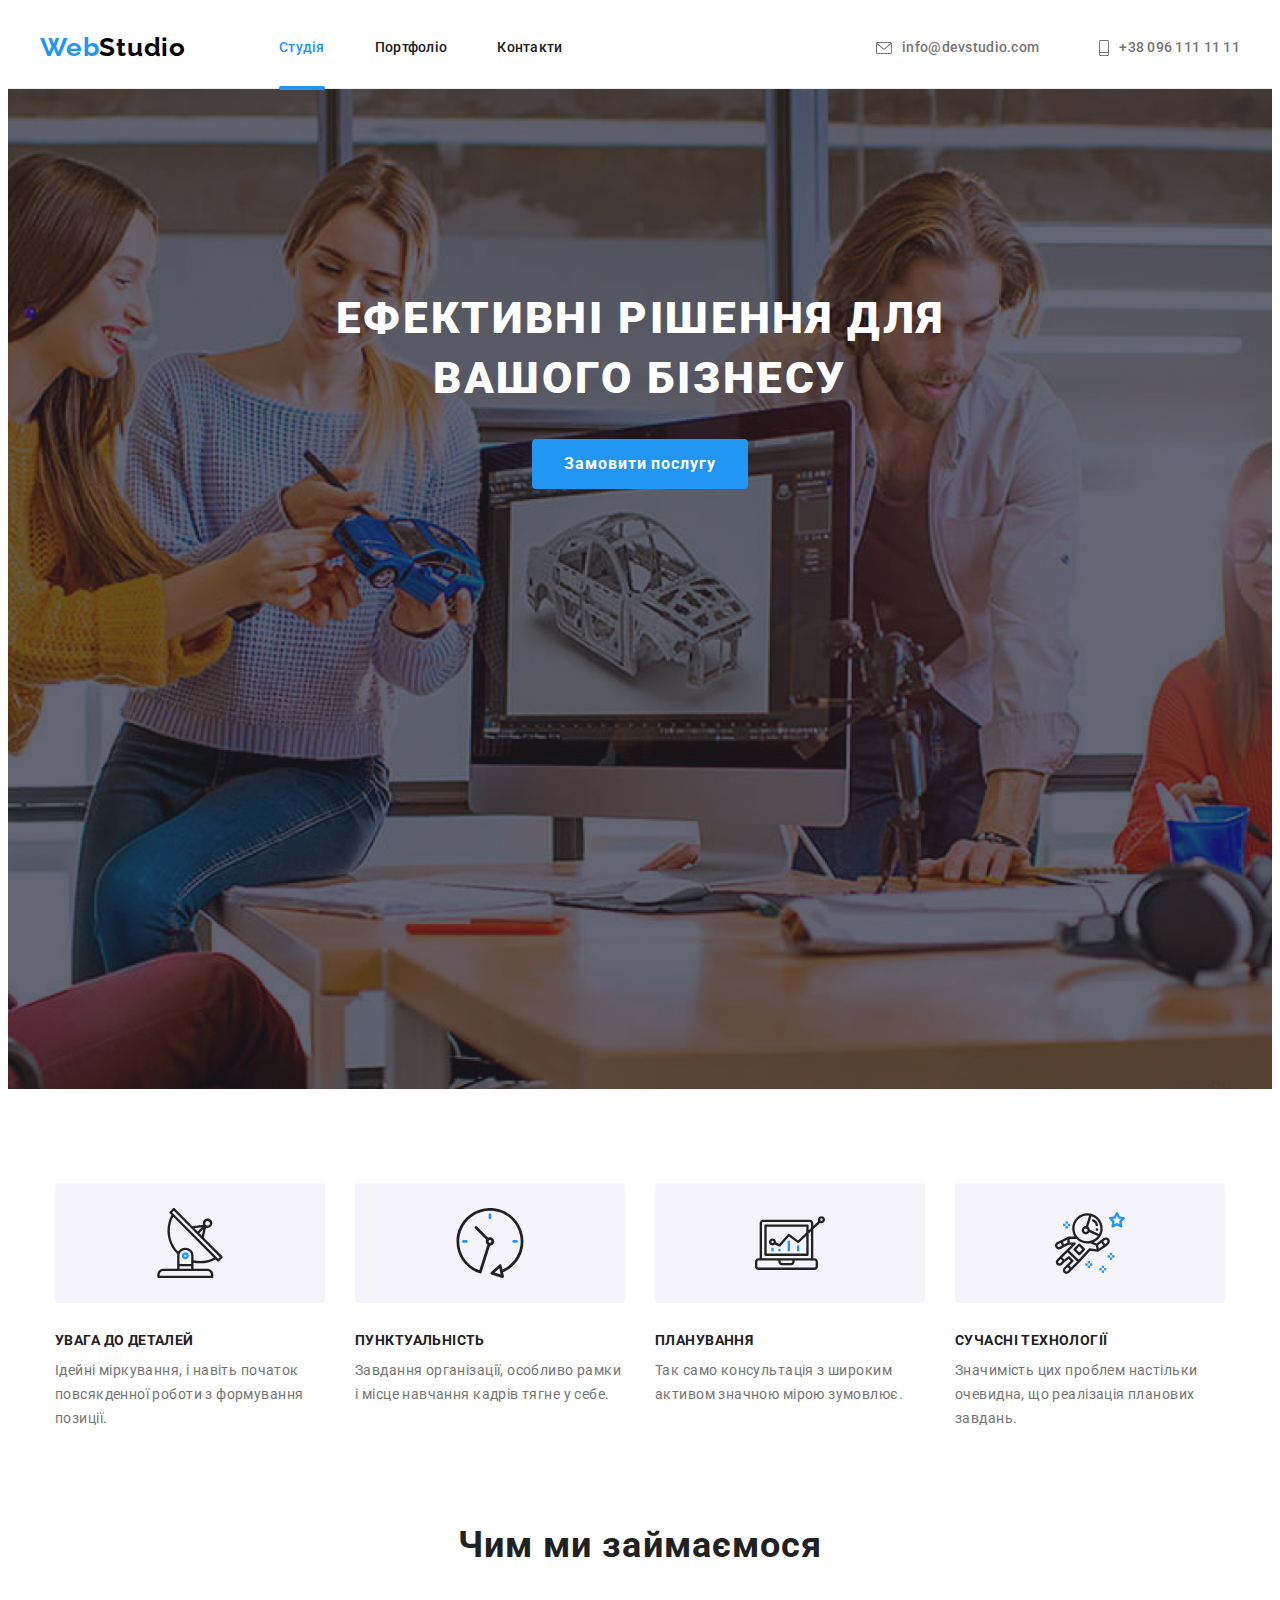
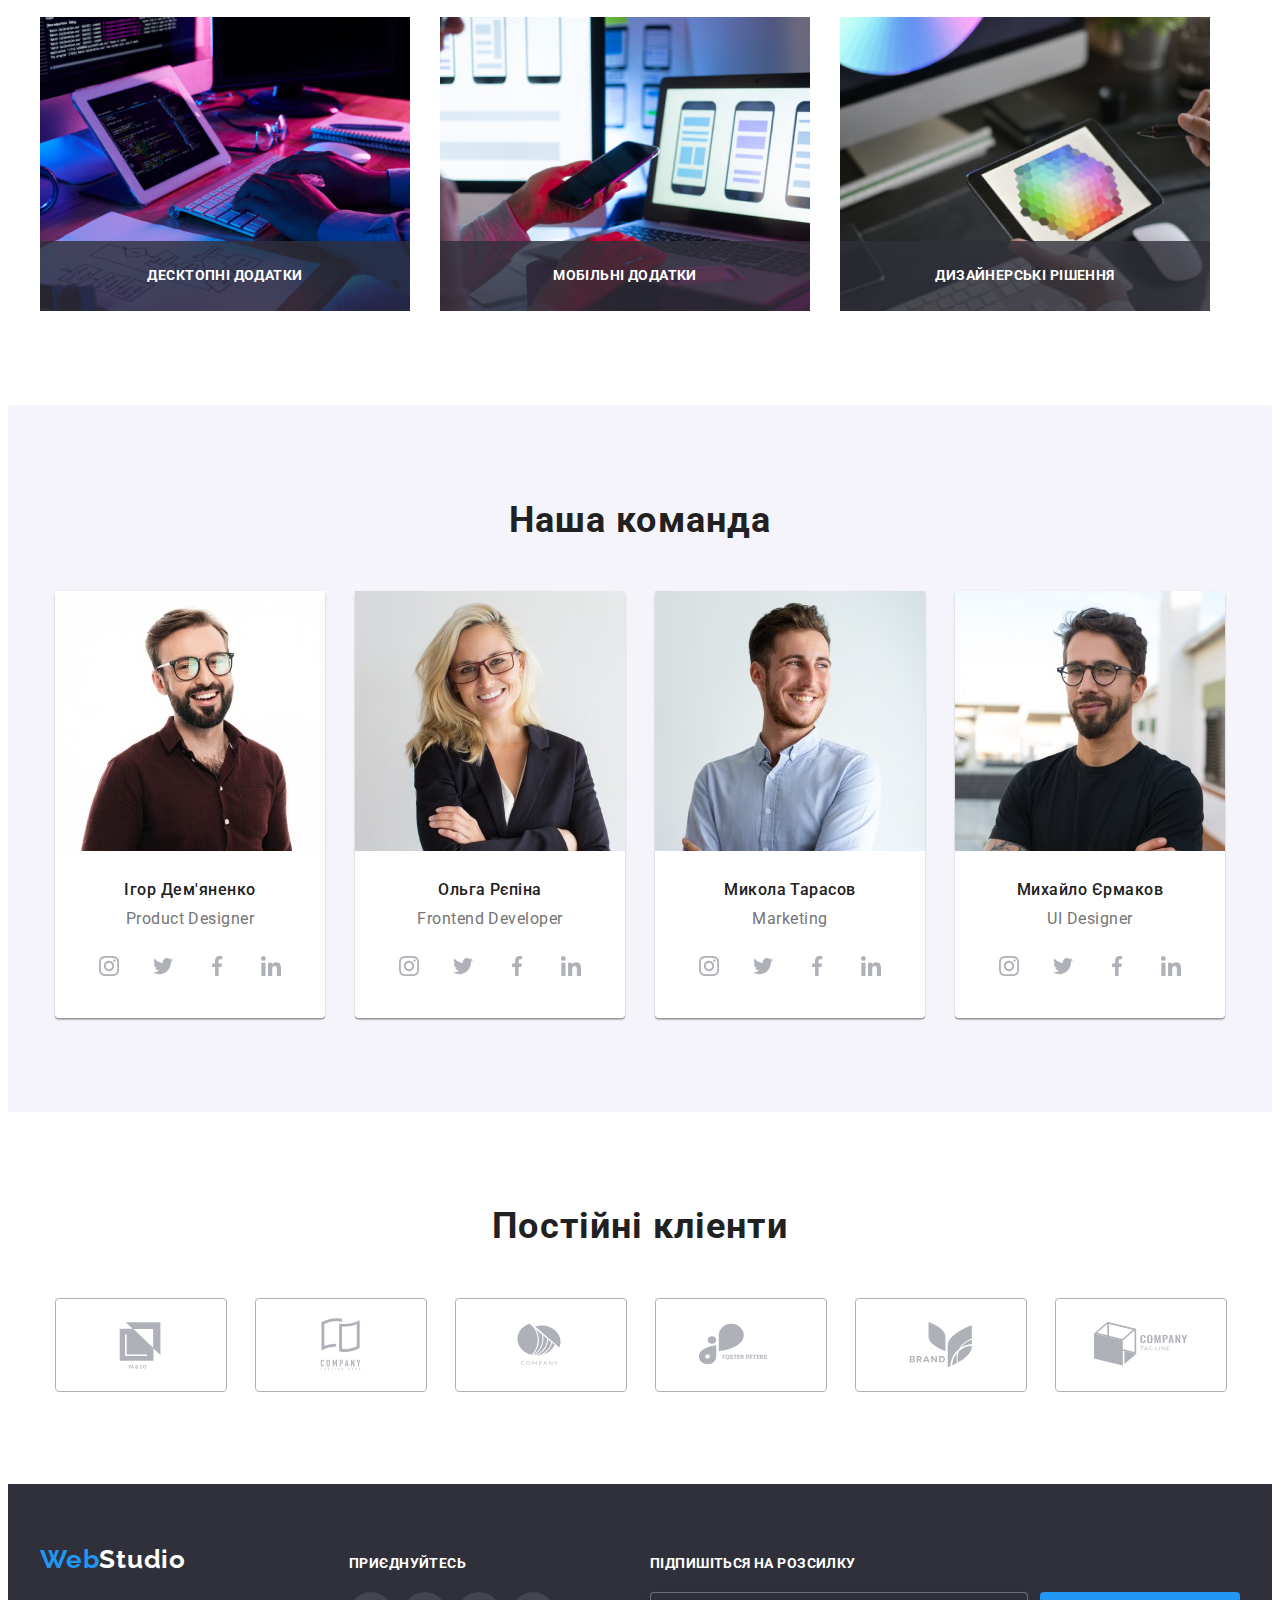
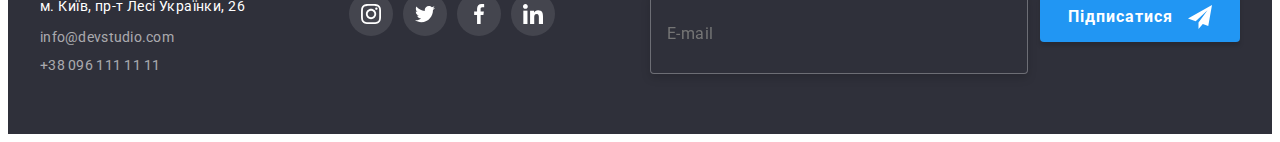
<file: index.html>
<!DOCTYPE html>
<html lang="uk">
  <head>
    <meta charset="UTF-8" />
    <meta http-equiv="X-UA-Compatible" content="IE=edge" />
    <meta name="viewport" content="width=device-width, initial-scale=1.0" />
    <title>Document</title>
    <link rel="preconnect" href="https://fonts.googleapis.com" />
    <link rel="preconnect" href="https://fonts.gstatic.com" crossorigin />
    <link
      rel="stylesheet"
      href="https://cdnjs.cloudflare.com/ajax/libs/modern-normalize/1.1.0/modern-normalize.min.css"
      integrity="sha512-wpPYUAdjBVSE4KJnH1VR1HeZfpl1ub8YT/NKx4PuQ5NmX2tKuGu6U/JRp5y+Y8XG2tV+wKQpNHVUX03MfMFn9Q=="
      crossorigin="anonymous"
      referrerpolicy="no-referrer"
    />
    <link
      href="https://fonts.googleapis.com/css2?family=Raleway:wght@700&family=Roboto:wght@400;500;700;900&display=swap"
      rel="stylesheet"
    />
    <link rel="stylesheet" href="./css/main.min.css" />
  </head>
  <body>
    <header class="header">
      <div class="container container__header">
        <a href="./index.html" lang="en" class="logo"
          ><span class="logo__web">Web</span>Studio
        </a>
        <button class="h-button" name="choise" value="mainbutton" type="button" data-hmodal-open >
          <svg class="menu-icon"  width="40" height="40">
<use href="./Images/icons.svg#icon-menu_40px">
</use>
          </svg>
        </button>
        <div class="back is-hidden" data-hmodal>
          <div class="mobile-modal">
            <button type="button" class="modal__button" data-hmodal-close>
              <svg class="modal-button__icon"  width="18" height="18">
              <use href="./Images/icons.svg#icon-close_40px"></use>
              </svg>
            </button>
            <ul class="mobile__list">
              <li class="mobile__nav">
                <a href="./index.html" class="mobile-current__link"> Студія</a>
              </li>
              <li class="mobile__nav">
                <a href="./portfolio.html" class="mobile__link"> Портфоліо</a>
              </li>
              <li class="mobile-nav"><a href="./#" class="mobile__link"> Контакти</a></li>
            </ul>
            <ul class="contact-mob__list">
              <li class="header-contact-mob__item">
                <a href="tel:+380961111111" class="header-contact-mob__links">+38 096 111 11 11</a>
              </li>
              <li class="header-contact-mob__item">
                <a href="mailto:info@devstudio.com" class="header-contact-mob__link">info@devstudio.com</a>
              </li>
            </ul>
            <ul class="mobsoc">
              <li class="mobsoc__item"><a href="#" class="mobsoc__link">Instagram</a></li>
              <li class="mobsoc__item"><a href="#" class="mobsoc__link">Twitter</a></li>
              <li class="mobsoc__item"><a href="#" class="mobsoc__link">Facebook</a></li>
              <li class="mobsoc__item"><a href="#" class="mobsoc__link">LinkedIn</a></li>
            </ul>
          </div>
        </div>
        <nav class="nav">
          <ul class="header__list">
            <li class="header__nav">
              <a href="./index.html" class="header-current__link"> Студія</a>
            </li>
            <li class="header__nav">
              <a href="./portfolio.html" class="header__link"> Портфоліо</a>
            </li>
            <li class="header-nav"><a href="./#" class="header__link"> Контакти</a></li>
          </ul>
        </nav>
        <ul class="contact__hed">
          <li class="contact__item">
            <a href="mailto:info@devstudio.com" class="contact__link m">
              <svg class="contact__icon" width="16px" height="12px">
                <use href="./Images/icons.svg#icon-mail"></use>
              </svg>
              info@devstudio.com</a
            >
          </li>
          <li class="contact__item">
            <a href="tel:+380961111111" class="contact__link t">
              <svg class="contact__icon" width="10px" height="16px">
                <use href="./Images/icons.svg#icon-tel"></use>
              </svg>
              +38 096 111 11 11</a
            >
          </li>
        </ul>
      </div>
    </header>
    <main class="main">
      <section class="hero__bg hero">
        <div class="hero__container">
          <h1 class="hero__tagline">
            Ефективні рішення для <br />
            вашого бізнесу
          </h1>
          <button data-modal-open type="button" class="button__hero">
            Замовити послугу
          </button>
        </div>
        <div class="back is-hidden" data-modal>
          <div class="modal">
            <button type="button" class="modal__button" data-modal-close>
              <svg class="modal-button__icon"  width="11" height="11">
                <use href="./Images/icons.svg#icon-close"></use>
            </button>
            <form class="reg__form" name="register-form">
              <strong class="reg-form__text">Залиште свої дані, ми вам передзвонимо</strong>
              <div class="reg-form__group" role="group">
                <label class="reg-form__line">
                  <span class="reg-form__label">Ім'я</span>
                  <input class="reg-form__input" type="text" name="user-name"/>
                  <svg class="reg-form__icon" width="18" height="18">
<use href="./Images/icons.svg#icon-man"></use>
                  </svg>
                </label>
                <label class="reg-form__line">
                  <span class="reg-form__label">Телефон</span>
                  <input class="reg-form__input" type="tel" name="user-phone"/>
                  <svg class="reg-form__icon" width="18" height="18">
<use href="./Images/icons.svg#icon-phone"></use>
                  </svg>
                </label>
                <label class="reg-form__line">
                  <span class="reg-form__label">Пошта</span>
                  <input class="reg-form__input" type="email" name="user-mail"/>
                  <svg class="reg-form__icon" width="18" height="18">
<use href="./Images/icons.svg#icon-e-mail"></use>
                  </svg>
                </label>
                <label class="reg-form__line">
                  <span class="reg-form__hed">Коментар</span>
                  <textarea class="reg-form__coment" name="message" rows="4" placeholder="Введіть текст"></textarea>
                </label>
              </div>
              <label  class="reg-form__agreem">
                <input class="reg-form__check visually-hidden" type="checkbox" name="user-agreement"/>
                <svg class="reg-form__check-icon" width="18" height="18">
                  <use class="reg-form__icon-check" href="./Images/icons.svg#icon-on"></use>
                  <use class="reg-form__icon-uncheck" href="./Images/icons.svg#icon-off"></use>
                   </svg>
                   <span class="reg-form__desc">  Погоджуюся з розсилкою та приймаю <a class="reg-form__trea" href="#">Умови договору</a>
                  </span>
              </label>
              <button class="reg-form__button"  type="submit">Відправити</button>
            </form>
          </div>
        </div>
      </section>

      <section class="fichers">
        <div class="container">
          <h2 class="fichers-hidden">Наші властивості</h2>
          <ul class="fichers__list">
            <li class="fichers__card">
              <div class="fichers__tabl">
                <svg class="fichers__logo" width="70px" height="70px">
                  <use href="./Images/icons.svg#icon-antenna"></use>
                </svg>
              </div>
              <h3 class="fichers__header">УВАГА ДО ДЕТАЛЕЙ</h3>
              <p class="fichers__description">
                Ідейні міркування, і навіть початок повсякденної роботи з
                формування позиції.
              </p>
            </li>
            <li class="fichers__card">
              <div class="fichers__tabl">
                <svg class="fichers__logo" width="70px" height="70px">
                  <use href="./Images/icons.svg#icon-clock"></use>
                </svg>
              </div>
              <h3 class="fichers__header">ПУНКТУАЛЬНІСТЬ</h3>
              <p class="fichers__description">
                Завдання організації, особливо рамки і місце навчання кадрів
                тягне у себе.
              </p>
            </li>
            <li class="fichers__card">
              <div class="fichers__tabl">
                <svg class="fichers__logo" width="70px" height="70px">
                  <use href="./Images/icons.svg#icon-diagram"></use>
                </svg>
              </div>
              <h3 class="fichers__header">ПЛАНУВАННЯ</h3>
              <p class="fichers__description">
                Так само консультація з широким активом значною мірою зумовлює.
              </p>
            </li>
            <li class="fichers__card">
              <div class="fichers__tabl">
                <svg class="fichers__logo" width="70px" height="70px">
                  <use href="./Images/icons.svg#icon-astronaut"></use>
                </svg>
              </div>
              <h3 class="fichers__header">СУЧАСНІ ТЕХНОЛОГІЇ</h3>
              <p class="fichers__description">
                Значимість цих проблем настільки очевидна, що реалізація
                планових завдань.
              </p>
            </li>
          </ul>
        </div>
      </section>

      <section class="works">
        <div class="container">
          <h2 class="works__header">Чим ми займаємося</h2>
          <ul class="work__cards">
            <li class="work__card">
              <div class="work__table">
                <picture>
                  <source media="(min-width: 1200px)"source="./images/desc/Img-op1-@1x.jpg 1x, ./Images/desc/img-op1-@2x.jpg 2x">
                  <img
                  src="./Images/pc1.png" class="work__photo"  alt="стіл розробника" />
                </picture>
                <p class="work__txt">Десктопні додатки</p>
              </div>
            </li>
            <li class="work__card">
              <div class="work__table">
                <picture>
                  <source media="(min-width: 1200px)"source="./Images/desc/img-op2-@1x.jpg 1x, ./Images/desc/img-op2-@2x.jpg 2x">
                  <img
                  src="./Images/pc2.png" class="work__photo"
                  alt="стіл розробника додатку для смартфонів"
                />
                </picture>
                <p class="work__txt">Мобільні додатки</p>
              </div>
            </li>
            <li class="work__card">
              <div class="work__table">
                <picture>
                  <source media="(min-width: 1200px)"source="./Images/desc/img-op3-@1x.jpg 1x, ./Images/desc/img-op3-@2x.jpg 2x">
                  <img src="./Images/pc3.png" class="work__photo" alt="стіл дизайнера кольору" />
                </picture>
                <p class="work__txt">Дизайнерські рішення</p>
              </div>
            </li>
          </ul>
        </div>
      </section>

      <section class="work-team">
        <div class="container">
          <h2 class="team__header">Наша команда</h2>
          <ul class="team__list">
            <li class="team__window">
              <picture>
                <source media="(max-width: 767px)" srcset="./Images/mobile/team1-mb-@1x.jpg 1x, ./Images/mobile/team1-mb-@2x.jpg 2x" >
                <source media="(max-width: 1199px)" srcset="./Images/tablet/team1-tb-@1x.jpg 1x, ./Images/tablet/team1-tb-@2x.jpg 2x">
                <source media="(min-width: 1200px)" srcset="./Images/desc/team1-ds-@1x.jpg 1x, ./Images/desc/team1-ds-@2x.jpg 2x">
                <img
                class="team__foto"
                src="./Images/Product Designer.jpg"
                alt="Product Designer"
                width="270"/>
              </picture>
              <div class="team__box">
                <h3 class="team__name">Ігор Дем'яненко</h3>
                <p lang="en" class="team__speciality">Product Designer</p>
                <ul class="team__soc-list">
                  <li class="team__soc-card">
                    <a class="team__soc-road" href="" aria-label="Інстаграм">
                      <svg class="team__soc-icon" width="20px" height="20px">
                        <use href="./Images/icons.svg#icon-instagram"></use>
                      </svg>
                    </a>
                  </li>
                  <li class="team__soc-card">
                    <a class="team__soc-road" href="#">
                      <svg class="team__soc-icon" width="20px" height="20px">
                        <use href="./Images/icons.svg#icon-twitter"></use>
                      </svg>
                    </a>
                  </li>
                  <li class="team__soc-card">
                    <a class="team__soc-road" href="#">
                      <svg class="team__soc-icon" width="20px" height="20px">
                        <use href="./Images/icons.svg#icon-facebook"></use>
                      </svg>
                    </a>
                  </li>
                  <li class="team__soc-card">
                    <a class="team__soc-road" href="#">
                      <svg class="team__soc-icon" width="20px" height="20px">
                        <use href="./Images/icons.svg#icon-linkedin"></use>
                      </svg>
                    </a>
                  </li>
                </ul>
              </div>
            </li>
            <li class="team__window">
              <picture>
                <source media="(max-width: 767px)" srcset="./Images/mobile/team2-mb-@1x.jpg 1x, ./Images/mobile/team2-mb-@2x.jpg 2x" >
                <source media="(max-width: 1199px)" srcset="./Images/tablet/team2-tb-@1x.jpg 1x, ./Images/tablet/team2-tb-@2x.jpg 2x" > 
                <source media="(min-width: 1200px)" srcset="./Images/desc/team2-ds-@1x.jpg 1x, ./Images/desc/team2-ds-@2x.jpg 2x">
                <img class="team__foto"
                src="./Images/Frontend Developer.jpg"
                alt="rontend Developer"
                width="270"/>
              </picture>
              <div class="team__box">
                <h3 class="team__name">Ольга Рєпіна</h3>
                <p lang="en" class="team__speciality">Frontend Developer</p>
                <ul class="team__soc-list">
                  <li class="team__soc-card">
                    <a class="team__soc-road" href="" aria-label="Інстаграм">
                      <svg class="team__soc-icon" width="20px" height="20px">
                        <use href="./Images/icons.svg#icon-instagram"></use>
                      </svg>
                    </a>
                  </li>
                  <li class="team__soc-card">
                    <a class="team__soc-road" href="#">
                      <svg class="team__soc-icon" width="20px" height="20px">
                        <use href="./Images/icons.svg#icon-twitter"></use>
                      </svg>
                    </a>
                  </li>
                  <li class="team__soc-card">
                    <a class="team__soc-road" href="#">
                      <svg class="team__soc-icon" width="20px" height="20px">
                        <use href="./Images/icons.svg#icon-facebook"></use>
                      </svg>
                    </a>
                  </li>
                  <li class="team__soc-card">
                    <a class="team__soc-road" href="#">
                      <svg class="team__soc-icon" width="20px" height="20px">
                        <use href="./Images/icons.svg#icon-linkedin"></use>
                      </svg>
                    </a>
                  </li>
                </ul>
              </div>
            </li>
            <li class="team__window">
              <picture>
                <source media="(max-width: 767px)" srcset="./Images/mobile/team3-mb-@1x.jpg 1x, ./Images/mobile/team3-mb-@2x.jpg 2x" >
                <source media="(max-width: 1199px)" srcset="./Images/tablet/team3-tb-@1x.jpg 1x, ./Images/tablet/team3-tb-@2x.jpg 2x">
                <source media="(min-width: 1200px)" srcset="./Images/desc/team3-ds-@1x.jpg 1x, ./Images/desc/team3-ds-@2x.jpg 2x">
                <img class="team__foto" src="./Images/Marketing.jpg" alt="Marketing"width="270"/>
              </picture>
              <div class="team__box">
                <h3 class="team__name">Микола Тарасов</h3>
                <p lang="en" class="team__speciality">Marketing</p>
                <ul class="team__soc-list">
                  <li class="team__soc-card">
                    <a class="team__soc-road" href="" aria-label="Інстаграм">
                      <svg class="team__soc-icon" width="20px" height="20px">
                        <use href="./Images/icons.svg#icon-instagram"></use>
                      </svg>
                    </a>
                  </li>
                  <li class="team__soc-card">
                    <a class="team__soc-road" href="#">
                      <svg class="team__soc-icon" width="20px" height="20px">
                        <use href="./Images/icons.svg#icon-twitter"></use>
                      </svg>
                    </a>
                  </li>
                  <li class="team__soc-card">
                    <a class="team__soc-road" href="#">
                      <svg class="team__soc-icon" width="20px" height="20px">
                        <use href="./Images/icons.svg#icon-facebook"></use>
                      </svg>
                    </a>
                  </li>
                  <li class="team__soc-card">
                    <a class="team__soc-road" href="#">
                      <svg class="team__soc-icon" width="20px" height="20px">
                        <use href="./Images/icons.svg#icon-linkedin"></use>
                      </svg>
                    </a>
                  </li>
                </ul>
              </div>
            </li>
            <li class="team__window">
              <picture>
                <source media="(max-width: 767px)" srcset="./Images/mobile/team4-mb-@1x.jpg 1x, ./Images/mobile/team4-mb-@2x.jpg 2x">
                <source media="(max-width: 1199px)" srcset="./Images/tablet/team4-tb-@1x.jpg 1x, ./Images/tablet/team4-tb-@2x.jpg 2x">
                <source media="(min-width: 1200px)" srcset="./Images/desc/team4-ds-@1x.jpg 1x, ./Images/desc/team4-ds-@2x.jpg 2x">
                <img class="team__foto"
                src="./Images/UI desinger.jpg"
                alt="UI Designer"
                width="270"/>
              </picture>
              <div class="team__box">
                <h3 class="team__name">Михайло Єрмаков</h3>
                <p lang="en" class="team__speciality">UI Designer</p>
                <ul class="team__soc-list">
                  <li class="team__soc-card">
                    <a class="team__soc-road" href="" aria-label="Інстаграм">
                      <svg class="team__soc-icon" width="20px" height="20px">
                        <use href="./Images/icons.svg#icon-instagram"></use>
                      </svg>
                    </a>
                  </li>
                  <li class="team__soc-card">
                    <a class="team__soc-road" href="#">
                      <svg class="team__soc-icon" width="20px" height="20px">
                        <use href="./Images/icons.svg#icon-twitter"></use>
                      </svg>
                    </a>
                  </li>
                  <li class="team__soc-card">
                    <a class="team__soc-road" href="#">
                      <svg class="team__soc-icon" width="20px" height="20px">
                        <use href="./Images/icons.svg#icon-facebook"></use>
                      </svg>
                    </a>
                  </li>
                  <li class="team__soc-card">
                    <a class="team__soc-road" href="#">
                      <svg class="team__soc-icon" width="20px" height="20px">
                        <use href="./Images/icons.svg#icon-linkedin"></use>
                      </svg>
                    </a>
                  </li>
                </ul>
              </div>
            </li>
          </ul>
        </div>
      </section>
      <section class="client">
        <div class="container">
          <h2 class="client__hed">Постійні кліенти</h2>
          <ul class="client__list">
            <li class="client__item">
              <a class="client__link" href="#">
                <svg class="client__logo" width="106" height="60">
                  <use href="./Images/icons.svg#icon-Logo"></use>
                </svg>
              </a>
            </li>
            <li class="client__item">
              <a class="client__link" href="#">
                <svg class="client__logo" width="106" height="60">
                  <use href="./Images/icons.svg#icon-Logo-1"></use>
                </svg>
              </a>
            </li>
            <li class="client__item">
              <a class="client__link" href="#">
                <svg class="client__logo" width="106" height="60">
                  <use href="./Images/icons.svg#icon-Logo-2"></use>
                </svg>
              </a>
            </li>
            <li class="client__item">
              <a class="client__link" href="#">
                <svg class="client__logo" width="106" height="60">
                  <use href="./Images/icons.svg#icon-Logo-3"></use>
                </svg>
              </a>
            </li>
            <li class="client__item">
              <a class="client__link" href="#">
                <svg class="client__logo" width="106" height="60">
                  <use href="./Images/icons.svg#icon-Logo-4"></use>
                </svg>
              </a>
            </li>
            <li class="client__item">
              <a class="client__link" href="#">
                <svg class="client__logo" width="106" height="60">
                  <use href="./Images/icons.svg#icon-Logo-6"></use>
                </svg>
              </a>
            </li>
          </ul>
        </div>
      </section>
    </main>

    <footer class="bottom">
      <div class=" container bottom-container">
        <div class="bottom-fotter">
        <div class="bottom-a">
          <a href="/" lang="en" class="bottom__logo"
            ><span class="bottom__logo-web">Web</span>Studio</a
          >
          <address class="bottom__adress">
            <ul class="adress-list">
              <li class="bottom__street">м. Київ, пр-т Лесі Українки, 26</li>
              <li class="bottom__cont">
                <a href="mailto:info@devstudio.com" class="bottom__adr-link"
                  >info@devstudio.com</a
                >
              </li>
              <li class="bottom__cont">
                <a href="tel:+380961111111" class="bottom__adr-link"
                  >+38 096 111 11 11</a
                >
              </li>
            </ul>
          </address>
        </div>
        <div class="bottom__start">
          <p class="bottom__start-go">Приєднуйтесь</p>
          <ul class="bottom__start-list">
            <li class="bottom__start-item">
              <a class="bottom__start-link" href="#">
                <svg class="bottom__start-icon" width="20" height="20">
                  <use href="./Images/icons.svg#icon-instagram"></use>
                </svg>
              </a>
            </li>
            <li class="bottom__start-item">
              <a class="bottom__start-link" href="#">
                <svg class="bottom__start-icon" width="20" height="20">
                  <use href="./Images/icons.svg#icon-twitter"></use>
                </svg>
              </a>
            </li>
            <li class="bottom__start-item">
              <a class="bottom__start-link" href="#">
                <svg class="bottom__start-icon" width="20" height="20">
                  <use href="./Images/icons.svg#icon-facebook"></use>
                </svg>
              </a>
            </li>
            <li class="bottom__start-item">
              <a class="bottom__start-link" href="#">
                <svg class="bottom__start-icon" width="20" height="20">
                  <use href="./Images/icons.svg#icon-linkedin"></use>
                </svg>
              </a>
            </li>
          </ul>
        </div>
      </div>
        <div class="bottom__sub-go">
          <p class="bottom__sub-tittle">Підпишіться на розсилку</p>
            <form class="bottom__sub-form" action="#">
              <input class="bottom__sub-mail" type="e-mail" name="user-mail" placeholder="E-mail">
          <button class="bottom__sub-button" type="submit"> 
Підписатися
<svg class="bottom__sub-icon" width="24" height="24">
  <use href="./Images/icons.svg#icon-send"></use>
</svg>
          </button>
            </form>
          </div>
        </div>
    </footer>
    <script src="./js/modal.js"></script>
    <script src="./js/hmodal.js"></script>
  </body>
</html>
</file>
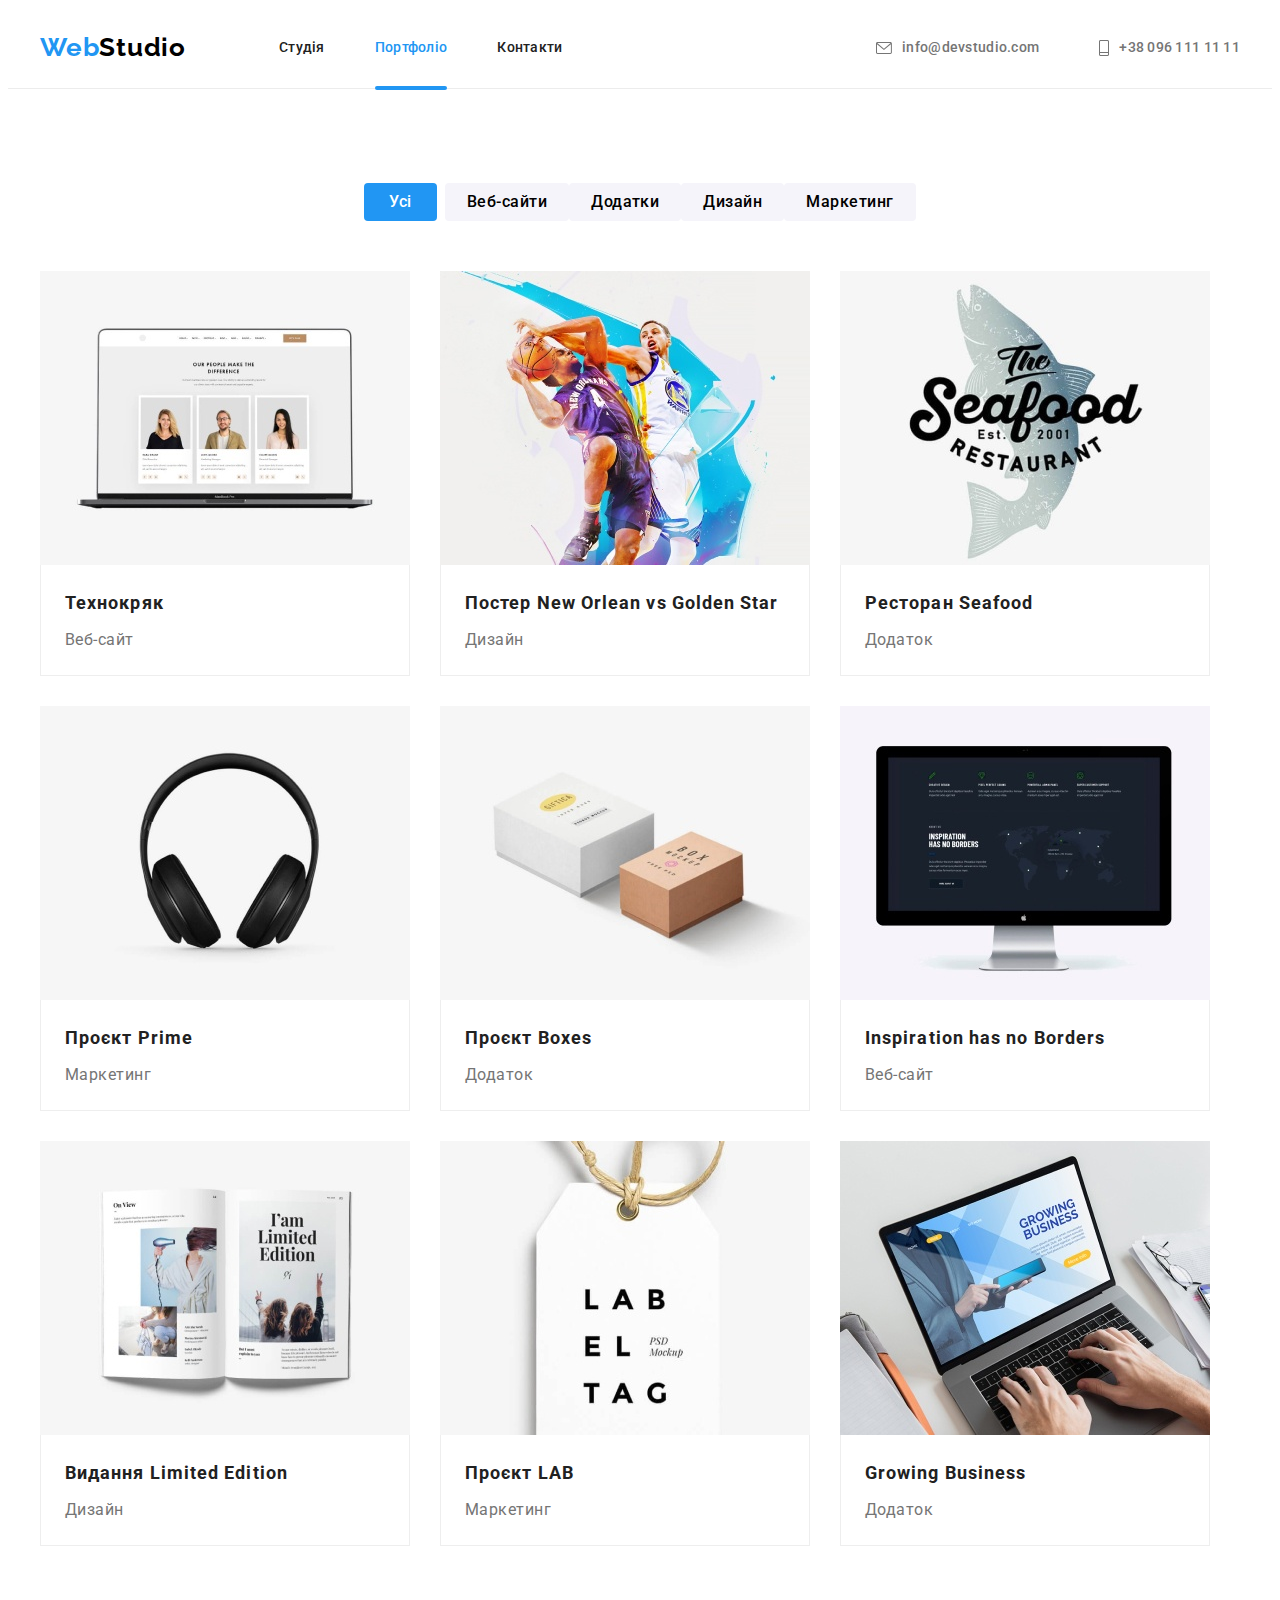
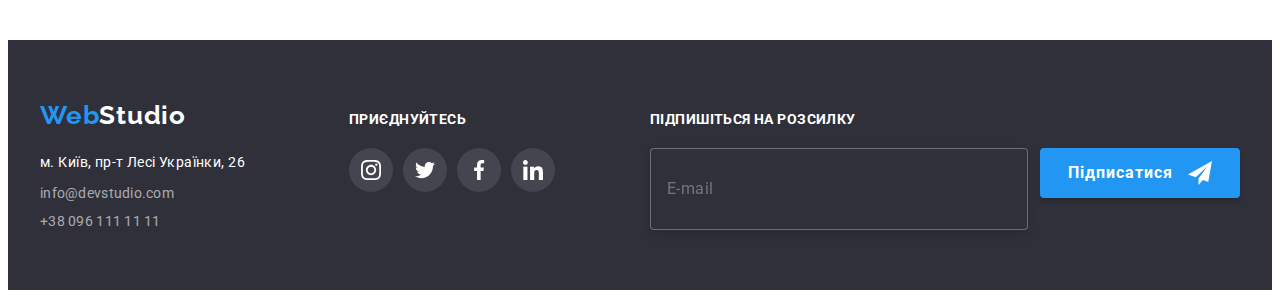
<file: portfolio.html>
<!DOCTYPE html>
<html lang="uk">
  <head>
    <meta charset="UTF-8" />
    <meta http-equiv="X-UA-Compatible" content="IE=edge" />
    <meta name="viewport" content="width=device-width, initial-scale=1.0" />
    <title>Document</title>
    <link rel="preconnect" href="https://fonts.googleapis.com" />
    <link rel="preconnect" href="https://fonts.gstatic.com" crossorigin />
    <link
      rel="stylesheet"
      href="https://cdnjs.cloudflare.com/ajax/libs/modern-normalize/1.1.0/modern-normalize.min.css"
      integrity="sha512-wpPYUAdjBVSE4KJnH1VR1HeZfpl1ub8YT/NKx4PuQ5NmX2tKuGu6U/JRp5y+Y8XG2tV+wKQpNHVUX03MfMFn9Q=="
      crossorigin="anonymous"
      referrerpolicy="no-referrer"
    />
    <link
      href="https://fonts.googleapis.com/css2?family=Raleway:wght@700&family=Roboto:wght@400;500;700;900&display=swap"
      rel="stylesheet"
    />
    <link rel="stylesheet" href="./css/main.min.css" />
  </head>
  <body>
    <header class="header">
      <div class="container container__header">
        <a href="./index.html" lang="en" class="logo"
          ><span class="logo__web">Web</span>Studio
        </a>
        <button class="h-button" name="choise" value="mainbutton" type="button" data-hmodal-open >
          <svg class="menu-icon"  width="40" height="40">
<use href="./Images/icons.svg#icon-menu_40px">
</use>
          </svg>
        </button>
        <div class="back is-hidden" data-hmodal>
          <div class="mobile-modal">
            <button type="button" class="modal__button" data-hmodal-close>
              <svg class="modal-button__icon"  width="18" height="18">
              <use href="./Images/icons.svg#icon-close_40px"></use>
              </svg>
            </button>
            <ul class="mobile__list">
              <li class="mobile__nav">
                <a href="./index.html" class="mobile__link"> Студія</a>
              </li>
              <li class="mobile__nav">
                <a href="./portfolio.html" class="mobile-current__link"> Портфоліо</a>
              </li>
              <li class="mobile-nav"><a href="./#" class="mobile__link"> Контакти</a></li>
            </ul>
            <ul class="contact-mob__list">
              <li class="header-contact-mob__item">
                <a href="tel:+380961111111" class="header-contact-mob__links">+38 096 111 11 11</a>
              </li>
              <li class="header-contact-mob__item">
                <a href="mailto:info@devstudio.com" class="header-contact-mob__link">info@devstudio.com</a>
              </li>
            </ul>
            <ul class="mobsoc">
              <li class="mobsoc__item"><a href="#" class="mobsoc__link">Instagram</a></li>
              <li class="mobsoc__item"><a href="#" class="mobsoc__link">Twitter</a></li>
              <li class="mobsoc__item"><a href="#" class="mobsoc__link">Facebook</a></li>
              <li class="mobsoc__item"><a href="#" class="mobsoc__link">LinkedIn</a></li>
            </ul>
          </div>
        </div>
        <nav class="nav">
          <ul class="header__list">
            <li class="header__nav">
              <a href="./index.html" class="header__link"> Студія</a>
            </li>
            <li class="header__nav">
              <a href="./portfolio.html" class="header-current__link"> Портфоліо</a>
            </li>
            <li class="header-nav"><a href="./#" class="header__link"> Контакти</a></li>
          </ul>
        </nav>
        <ul class="contact__hed">
          <li class="contact__item">
            <a href="mailto:info@devstudio.com" class="contact__link m">
              <svg class="contact__icon" width="16px" height="12px">
                <use href="./Images/icons.svg#icon-mail"></use>
              </svg>
              info@devstudio.com</a
            >
          </li>
          <li class="contact__item">
            <a href="tel:+380961111111" class="contact__link t">
              <svg class="contact__icon" width="10px" height="16px">
                <use href="./Images/icons.svg#icon-tel"></use>
              </svg>
              +38 096 111 11 11</a
            >
          </li>
        </ul>
      </div>
    </header>
    <main class="main-portfolio">
      <section class="portfolio__button">
        <div class="container">
          <h1 class="port__hidden">властивості</h1>
          <ul class="port__list">
            <li class="button-taps">
              <button type="button" class="portfolio__tap-l">Усі</button>
            </li>
            <li class="portfolio__taps">
              <button type="button" class="portfolio__tap">Веб-сайти</button>
            </li>
            <li class="portfolio__taps">
              <button type="button" class="portfolio__tap">Додатки</button>
            </li>
            <li class="portfolio__taps">
              <button type="button" class="portfolio__tap">Дизайн</button>
            </li>
            <li class="portfolio__taps">
              <button type="button" class="portfolio__tap">Маркетинг</button>
            </li>
          </ul>
          <ul class="portfolio__block-list">
            <li class="portfolio__block-topic">
              <a class="portfolio__block-link" href="#">
                <div class="portfolio__block-board">
                  <picture>
                    <source media="(max-width: 767px)" srcset="./Images/mobile/pf1-mb-@1x.jpg 1x, ./Images/mobile/pf1-mb-@2x.jpg 2x">
                    <source media="(max-width: 1199px)" srcset="./Images/tablet/pf1-tb-@1x.jpg 1x, ./Images/tablet/pf1-tb-@2x.jpg 2x">
                    <source media="(min-width: 1200px)" srcset="./Images/desc/pf1-ds-@1x.jpg 1x, ./Images/desc/pf1-ds-@2x.jpg 2x">
                    <img
                    class="portfolio__block-page"
                    src="./Images/noteb.jpg"
                    alt="ноутбук"
                    width="370"
                    height="294"/>
                  </picture>
                  <p class="portfolio__card-text">
                    Ресурс пропонує комплексні пропозиції з різним рівнем
                    функціоналу та сервісів. Все це дозволить відвідувачу
                    отримати вичерпні відомості про компанію чи приватну особу.
                  </p>
                </div>
                <div class="portfolio__block-card">
                  <h2 class="portfolio__block-header">Технокряк</h2>
                  <p class="portfolio__block-text .">Веб-сайт</p>
                </div>
              </a>
            </li>
            <li class="portfolio__block-topic">
              <a class="portfolio__block-link" href="#">
                <div class="portfolio__block-board">
                  <picture>
                    <source media="(max-width: 767px)" srcset="./Images/mobile/pf2-mb-@1x.jpg 1x, ./Images/mobile/pf2-mb-@2x.jpg 2x">
                    <source media="(max-width: 1199px)" srcset="./Images/tablet/pf2-tb-@1x.jpg 1x, ./Images/tablet/pf2-tb-@2x.jpg 2x">
                    <source media="(min-width: 1200px)" srcset="./Images/desc/pf2-ds-@1x.jpg 1x, ./Images/desc/pf2-ds-@2x.jpg 2x">
                    <img
                    class="portfolio__block-page"
                    src="./Images/basc.jpg"
                    alt="два хлопця грають в баскетбол"
                    width="370"
                    height="294"/>
                  </picture>
                  <p class="portfolio__card-text">
                    Ресурс пропонує комплексні пропозиції з різним рівнем
                    функціоналу та сервісів. Все це дозволить відвідувачу
                    отримати вичерпні відомості про компанію чи приватну особу.
                  </p>
                </div>
                <div class="portfolio__block-card">
                  <h2 class="portfolio__block-header">Постер New Orlean vs Golden Star</h2>
                  <p class="portfolio__block-text">Дизайн</p>
                </div>
              </a>
            </li>
            <li class="portfolio__block-topic">
              <a class="portfolio__block-link" href="#">
                <div class="portfolio__block-board">
                  <picture>
                    <source media="(max-width: 767px)" srcset="./Images/mobile/pf3-mb-@1x.jpg 1x, ./Images/mobile/pf3-mb-@2x.jpg 2x">
                    <source media="(max-width: 1199px)" srcset="./Images/tablet/pf3-tb-@1x.jpg 1x, ./Images/tablet/pf3-tb-@2x.jpg 2x">
                    <source media="(min-width: 1200px)" srcset="./Images/desc/pf3-ds-@1x.jpg 1x, ./Images/desc/pf3-ds-@2x.jpg 2x">
                    <img
                    class="portfolio__block-page"
                    src="./Images/logoR.jpg"
                    alt="логотип ресторану"
                    width="370"
                    height="294"/>
                  </picture>
                  <p class="portfolio__card-text">
                    Ресурс пропонує комплексні пропозиції з різним рівнем
                    функціоналу та сервісів. Все це дозволить відвідувачу
                    отримати вичерпні відомості про компанію чи приватну особу.
                  </p>
                </div>
                <div class="portfolio__block-card">
                  <h2 class="portfolio__block-header">Ресторан Seafood</h2>
                  <p class="portfolio__block-text">Додаток</p>
                </div>
              </a>
            </li>
            <li class="portfolio__block-topic">
              <a class="portfolio__block-link" href="#">
                <div class="portfolio__block-board">
                  <picture>
                    <source media="(max-width: 767px)" srcset="./Images/mobile/pf4-mb-@1x.jpg 1x, ./Images/mobile/pf4-mb-@2x.jpg 2x">
                    <source media="(max-width: 1199px)" srcset="./Images/tablet/pf4-tb-@1x.jpg 1x, ./Images/tablet/pf4-tb-@2x.jpg 2x">
                    <source media="(min-width: 1200px)" srcset="./Images/desc/pf4-ds-@1x.jpg 1x, ./Images/desc/pf4-ds-@2x.jpg 2x">
                    <img
                    class="portfolio__block-page"
                    src="./Images/headph.jpg"
                    alt="навушники"
                    width="370"
                    height="294"/>
                   </picture>
                   <p class="portfolio__card-text">
                    Ресурс пропонує комплексні пропозиції з різним рівнем
                    функціоналу та сервісів. Все це дозволить відвідувачу
                    отримати вичерпні відомості про компанію чи приватну особу.
                  </p>
                </div>
                <div class="portfolio__block-card">
                  <h2 class="portfolio__block-header">Проєкт Prime</h2>
                  <p class="portfolio__block-text">Маркетинг</p>
                </div>
              </a>
            </li>
            <li class="portfolio__block-topic">
              <a class="portfolio__block-link" href="#">
                <div class="portfolio__block-board">
                  <picture>
                    <source media="(max-width: 767px)" srcset="./Images/mobile/pf5-mb-@1x.jpg 1x, ./Images/mobile/pf5-mb-@2x.jpg 2x">
                    <source media="(max-width: 1199px)" srcset="./Images/tablet/pf5-tb-@1x.jpg 1x, ./Images/tablet/pf5-tb-@2x.jpg 2x">
                    <source media="(min-width: 1200px)" srcset="./Images/desc/pf5-ds-@1x.jpg 1x, ./Images/desc/pf4-ds-@2x.jpg 2x">
                    <img
                    class="portfolio__block-page"
                    src="./Images/boxes.jpg"
                    alt="ноутбук за яким працюють"
                    width="370"
                    height="294"/>
                  </picture>
                  <p class="portfolio__card-text">
                    Ресурс пропонує комплексні пропозиції з різним рівнем
                    функціоналу та сервісів. Все це дозволить відвідувачу
                    отримати вичерпні відомості про компанію чи приватну особу.
                  </p>
                </div>
                <div class="portfolio__block-card">
                  <h2 lang="en" class="portfolio__block-header">Проєкт Boxes</h2>
                  <p class="portfolio__block-text">Додаток</p>
                </div>
              </a>
            </li>
            <li class="portfolio__block-topic">
              <a class="portfolio__block-link" href="#">
                <div class="portfolio__block-board">
                  <picture>
                    <source media="(max-width: 767px)" srcset="./Images/mobile/pf6-mb-@1x.jpg 1x, ./Images/mobile/pf6-mb-@2x.jpg 2x">
                    <source media="(max-width: 1199px)" srcset="./Images/tablet/pf6-tb-@1x.jpg 1x, ./Images/tablet/pf6-tb-@2x.jpg 2x">
                    <source media="(min-width: 1200px)" srcset="./Images/desc/pf6-ds-@1x.jpg 1x, ./Images/desc/pf6-ds-@2x.jpg 2x">
                    <img
                    class="portfolio__block-page"
                    src="./Images/monobl.jpg"
                    alt="Моноблок apple"
                    width="370"
                    height="294"/>
                  </picture> 
                  <p class="portfolio__card-text">
                    Ресурс пропонує комплексні пропозиції з різним рівнем
                    функціоналу та сервісів. Все це дозволить відвідувачу
                    отримати вичерпні відомості про компанію чи приватну особу.
                  </p>
                </div>
                <div class="portfolio__block-card">
                  <h2 lang="en" class="portfolio__block-header">
                    Inspiration has no Borders
                  </h2>
                  <p class="portfolio__block-text">Веб-сайт</p>
                </div>
              </a>
            </li>
            <li class="portfolio__block-topic">
              <a class="portfolio__block-link" href="#">
                <div class="portfolio__block-board">
                  <picture>
                    <source media="(max-width: 767px)" srcset="./Images/mobile/pf7-mb-@1x.jpg 1x, ./Images/mobile/pf7-mb-@2x.jpg 2x">
                    <source media="(max-width: 1199px)" srcset="./Images/tablet/pf7-tb-@1x.jpg 1x, ./Images/tablet/pf7-tb-@2x.jpg 2x">
                    <source media="(min-width: 1200px)" srcset="./Images/desc/pf7-ds-@1x.jpg 1x, ./Images/desc/pf7-ds-@2x.jpg 2x">
                    <img
                    class="portfolio__block-page"
                    src="./Images/book.jpg"
                    alt="відкрита книга"
                    width="370"
                    height="294"/>
                  </picture>
                  <p class="portfolio__card-text">
                    Ресурс пропонує комплексні пропозиції з різним рівнем
                    функціоналу та сервісів. Все це дозволить відвідувачу
                    отримати вичерпні відомості про компанію чи приватну особу.
                  </p>
                </div>
                <div class="portfolio__block-card">
                  <h2 class="portfolio__block-header">Видання Limited Edition</h2>
                  <p class="portfolio__block-text">Дизайн</p>
                </div>
              </a>
            </li>
            <li class="portfolio__block-topic">
              <a class="portfolio__block-link" href="#">
                <div class="portfolio__block-board">
                  <picture>
                  <source media="(max-width: 767px)" srcset="./Images/mobile/pf8-mb-@1x.jpg 1x, ./Images/mobile/pf8-mb-@2x.jpg 2x">
                  <source media="(max-width: 1199px)" srcset="./Images/tablet/pf8-tb-@1x.jpg, 1x ./Images/tablet/pf8-tb-@2x.jpg 2x">
                  <source media="(min-width: 1200px)" srcset="./Images/desc/pf8-ds-@1x.jpg 1x, ./Images/desc/pf8-ds-@2x.jpg 2x">
                  <img
                    class="portfolio__block-page"
                    src="./Images/lab.jpg"
                    alt="брелок"
                    width="370"
                    height="294" />
                  </picture>
                  <p class="portfolio__card-text">
                    Ресурс пропонує комплексні пропозиції з різним рівнем
                    функціоналу та сервісів. Все це дозволить відвідувачу
                    отримати вичерпні відомості про компанію чи приватну особу.
                  </p>
                </div>
                <div class="portfolio__block-card">
                  <h2 class="portfolio__block-header">Проєкт LAB</h2>
                  <p class="portfolio__block-text">Маркетинг</p>
                </div>
              </a>
            </li>
            <li class="portfolio__block-topic">
              <a class="portfolio__block-link" href="#">
                <div class="portfolio__block-board">
                  <picture>
                    <source media="(max-width: 767px)" srcset="./Images/mobile/pf9-mb-@1x.jpg 1x, ./Images/mobile/pf9-mb-@2x.jpg 2x">
                    <source media="(max-width: 1199px)" srcset="./Images/tablet/pf9-tb-@1x.jpg 1x, ./Images/tablet/pf9-tb-@2x.jpg 2x">
                    <source media="(min-width: 1200px)" srcset="./Images/desc/pf9-ds-@1x.jpg 1x, ./Images/desc/pf9-ds-@2x.jpg 2x">
                    <img
                    class="portfolio__block-page"
                    src="./Images/noteb2.jpg"
                    alt="ноутбук за яким працюють"
                    width="370"
                    height="294"/>
                  </picture>
                  <p class="portfolio__card-text">
                    Ресурс пропонує комплексні пропозиції з різним рівнем
                    функціоналу та сервісів. Все це дозволить відвідувачу
                    отримати вичерпні відомості про компанію чи приватну особу.
                  </p>
                </div>
                <div class="portfolio__block-card">
                  <h2 lang="en" class="portfolio__block-header">Growing Business</h2>
                  <p class="portfolio__block-text">Додаток</p>
                </div>
              </a>
            </li>
          </ul>
        </div>
      </section>
    </main>
    <footer class="bottom">
      <div class=" container bottom-container">
        <div class="bottom-fotter">
        <div class="bottom-a">
          <a href="/" lang="en" class="bottom__logo"
            ><span class="bottom__logo-web">Web</span>Studio</a
          >
          <address class="bottom__adress">
            <ul class="adress-list">
              <li class="bottom__street">м. Київ, пр-т Лесі Українки, 26</li>
              <li class="bottom__cont">
                <a href="mailto:info@devstudio.com" class="bottom__adr-link"
                  >info@devstudio.com</a
                >
              </li>
              <li class="bottom__cont">
                <a href="tel:+380961111111" class="bottom__adr-link"
                  >+38 096 111 11 11</a
                >
              </li>
            </ul>
          </address>
        </div>
        <div class="bottom__start">
          <p class="bottom__start-go">Приєднуйтесь</p>
          <ul class="bottom__start-list">
            <li class="bottom__start-item">
              <a class="bottom__start-link" href="#">
                <svg class="bottom__start-icon" width="20" height="20">
                  <use href="./Images/icons.svg#icon-instagram"></use>
                </svg>
              </a>
            </li>
            <li class="bottom__start-item">
              <a class="bottom__start-link" href="#">
                <svg class="bottom__start-icon" width="20" height="20">
                  <use href="./Images/icons.svg#icon-twitter"></use>
                </svg>
              </a>
            </li>
            <li class="bottom__start-item">
              <a class="bottom__start-link" href="#">
                <svg class="bottom__start-icon" width="20" height="20">
                  <use href="./Images/icons.svg#icon-facebook"></use>
                </svg>
              </a>
            </li>
            <li class="bottom__start-item">
              <a class="bottom__start-link" href="#">
                <svg class="bottom__start-icon" width="20" height="20">
                  <use href="./Images/icons.svg#icon-linkedin"></use>
                </svg>
              </a>
            </li>
          </ul>
        </div>
      </div>
        <div class="bottom__sub-go">
          <p class="bottom__sub-tittle">Підпишіться на розсилку</p>
            <form class="bottom__sub-form" action="#">
              <input class="bottom__sub-mail" type="e-mail" name="user-mail" placeholder="E-mail">
          <button class="bottom__sub-button" type="submit"> 
Підписатися
<svg class="bottom__sub-icon" width="24" height="24">
  <use href="./Images/icons.svg#icon-send"></use>
</svg>
          </button>
            </form>
          </div>
        </div>
    </footer>
    <script src="./js/hmodal.js"></script>
  </body>
</html>
</file>
<file: css/main.min.css>
.visually-hidden{position:absolute;width:1px;height:1px;margin:-1px;border:0;padding:0;white-space:nowrap;-webkit-clip-path:inset(100%);clip-path:inset(100%);clip:rect(0 0 0 0);overflow:hidden}body{background-color:#fff;color:#757575;font-family:roboto,sans-serif}ul{list-style:none;margin:0;padding:0}.container{padding-left:15px;padding-right:15px;margin-left:auto;margin-right:auto}@media screen and (min-width: 480px){.container{width:480px}}@media screen and (min-width: 768px){.container{width:768px}}@media screen and (min-width: 1200px){.container{width:1200px}}h1,h2,h3,h4,h5,h6,p{margin:0}img{display:block;max-width:100%;height:auto}section{padding-top:60px;padding-bottom:60px}@media screen and (min-width: 1200px){section{padding-top:94px;padding-bottom:94px}}.header{background-color:#fff;border-bottom:1px solid #ececec}.container__header{display:flex;align-items:center}@media screen and (min-width: 1200px){.container__header{display:flex;align-items:center}}.logo{padding-top:16px;padding-bottom:16px;font-family:Raleway;display:inline-flex;font-weight:700;font-size:24px;line-height:1.19;letter-spacing:.03em;color:#000;text-decoration:none}@media screen and (min-width: 768px){.logo{margin-right:88px;padding-top:26px;padding-bottom:26px}}@media screen and (min-width: 1200px){.logo{margin-right:93px;font-size:26px;padding-top:24px;padding-bottom:25px}}.logo__web{color:#2196f3}.h-button{display:inline-block;margin:0;margin-left:auto;padding:0;border:none;color:#212121;background-color:rgba(0,0,0,0);cursor:pointer;transition:fill color 250ms cubic-bezier(0.4, 0, 0.2, 1)}.h-button:hover,.h-button:focus{fill:#2196f3}@media screen and (min-width: 768px){.h-button{display:none}}.mobile-modal{overflow-y:scroll;display:flex;flex-direction:column;z-index:99;position:absolute;top:50%;left:50%;transform:translate(-50%, -50%);width:100%;height:100%;max-width:767px;background:#fff;box-shadow:0px 1px 3px rgba(0,0,0,.12),0px 1px 1px rgba(0,0,0,.14),0px 2px 1px rgba(0,0,0,.2);transition:transform 500ms ease-in-out;padding:48px 40px}@media screen and (min-width: 768px){.mobile-modal{display:none}}.mobile__nav{color:#212121;margin-bottom:32px}.mobile__nav:last-child{margin-bottom:302px}.mobile-current__link{text-decoration:none;color:#2196f3;font-size:40px;font-weight:500;font-family:"Roboto";font-style:normal;letter-spacing:.02em;transition:color 250ms cubic-bezier(0.4, 0, 0.2, 1)}.mobile-current__link:hover,.mobile-current__link:focus{color:#2196f3}.mobile__link{text-decoration:none;color:#212121;font-size:40px;font-weight:500;font-family:"Roboto";font-style:normal;letter-spacing:.02em;transition:color 250ms cubic-bezier(0.4, 0, 0.2, 1)}.mobile__link:hover,.mobile__link:focus{color:#2196f3}.contact-mob__list{margin-top:auto}.header-contact-mob__item{margin-bottom:32px}.header-contact-mob__item:last-child{margin-bottom:64px}.header-contact-mob__links{text-decoration:none;font-size:34px;line-height:1.18;color:#2196f3;letter-spacing:.02em;transition:color 250ms cubic-bezier(0.4, 0, 0.2, 1)}.header-contact-mob__links:hover,.header-contact-mob__links:focus{color:#2196f3}.header-contact-mob__link{text-decoration:none;font-size:24px;line-height:1.16;color:#757575;letter-spacing:.02em;transition:color 250ms cubic-bezier(0.4, 0, 0.2, 1)}.header-contact-mob__link:hover,.header-contact-mob__link:focus{color:#2196f3}.mobsoc{display:flex;flex-wrap:wrap}.mobsoc__item{padding:0 10px;border-right:1px solid rgba(33,33,33,.2)}.mobsoc__item:last-child{padding-right:0;border-right:0}.mobsoc__item:first-child{padding-left:0}.mobsoc__link{color:#2196f3;text-decoration:none;font-size:18px;line-height:1.22;letter-spacing:.02em;transition:color 250ms cubic-bezier(0.4, 0, 0.2, 1)}.mobsoc__link:hover,.mobsoc__link:focus{color:#2196f3}.nav{display:none}@media screen and (min-width: 768px){.nav{display:flex}}@media screen and (min-width: 1200px){.nav{justify-content:center}}@media screen and (min-width: 768px){.header__list{display:flex;flex-direction:row}}@media screen and (min-width: 768px){.header__nav{margin-right:50px}.header__nav:last-child{margin-right:0}}.header-current__link{padding-top:32px;padding-bottom:32px;font-size:14px;font-weight:500;position:relative;line-height:1.14;letter-spacing:.02em;color:#2196f3;text-decoration:none;transition:color 250ms cubic-bezier(0.4, 0, 0.2, 1)}.header-current__link:hover,.header-current__link:focus{color:#2196f3}.header-current__link::after{content:"";position:absolute;bottom:-2px;left:0;display:block;width:100%;height:4px;background-color:#2196f3;border-radius:2px}@media screen and (max-width: 1199px){.header-current__link{display:block}}@media screen and (min-width: 1200px){.header-current__link{display:inline-block}}.header__link{padding-top:32px;padding-bottom:32px;font-size:14px;font-weight:500;line-height:1.14;letter-spacing:.02em;color:#212121;text-decoration:none;transition:color 250ms cubic-bezier(0.4, 0, 0.2, 1)}.header__list .header__link:hover,.header__list .header__link:focus{color:#2196f3}@media screen and (max-width: 1199px){.header__link{display:block}}@media screen and (min-width: 1200px){.header__link{display:inline-block}}@media screen and (min-width: 1200px){.contact__item{margin-right:50px}.contact__item:last-child{margin-right:0}}.contact__hed{display:none}@media screen and (min-width: 768px){.contact__hed{display:flex;flex-direction:column;margin-left:auto;gap:10px}}@media screen and (min-width: 1200px){.contact__hed{margin-left:auto;flex-direction:row}}.contact__icon{fill:#757575;margin-right:10px;transition:fill 250ms cubic-bezier(0.4, 0, 0.2, 1)}.contact__link{font-size:14px;font-weight:500;line-height:1.14;letter-spacing:.02em;color:#757575;text-decoration:none;transition:color 250ms cubic-bezier(0.4, 0, 0.2, 1)}.contact__link:hover,.contact__link:focus{color:#2196f3}.contact__link:hover .contact__icon,.contact__link:focus .contact__icon{fill:#2196f3}@media screen and (max-width: 1199px){.contact__link.t{padding-bottom:20px}.contact__link.m{padding-top:20px}}@media screen and (min-width: 1200px){.contact__link{display:flex;align-items:center;padding-top:32px;padding-bottom:32px}}.hero{padding-top:118px;padding-bottom:118px}@media screen and (min-width: 1200px){.hero{padding-top:200px;padding-bottom:200px}}.hero__container{padding-left:15px;padding-right:15px;margin-left:auto;margin-right:auto;text-align:center}@media screen and (max-width: 480px){.hero__container{width:100%}}@media screen and (min-width: 768px){.hero__container{width:360px}}@media screen and (min-width: 1200px){.hero__container{width:700px}}.hero__bg{background-image:linear-gradient(to right, rgba(47, 48, 58, 0.4), rgba(47, 48, 58, 0.4)),url(../Images/mobile/bg-mob-@1x.jpg);background-image:linear-gradient(to right, rgba(47, 48, 58, 0.4), rgba(47, 48, 58, 0.4)),url(../Images/mobile/bg-mob-@2x.jpg);background-repeat:no-repeat;background-position:center;background-size:cover;background-color:#2f303a;margin-left:auto;margin-right:auto;max-width:480px;min-height:400px}@media screen and (min-width: 768px){.hero__bg{max-width:768px;min-height:400px;background-image:linear-gradient(to right, rgba(47, 48, 58, 0.4), rgba(47, 48, 58, 0.4)),url(../Images/tablet/bg-tb-@1x.jpg);background-image:linear-gradient(to right, rgba(47, 48, 58, 0.4), rgba(47, 48, 58, 0.4)),url(../Images/tablet/bg-tb-@2x.jpg)}}@media screen and (min-width: 1200px){.hero__bg{max-width:1600px;min-height:600px;background-image:linear-gradient(to right, rgba(47, 48, 58, 0.4), rgba(47, 48, 58, 0.4)),url(../Images/desc/bg-ds-@1x.jpg);background-image:linear-gradient(to right, rgba(47, 48, 58, 0.4), rgba(47, 48, 58, 0.4)),url(../Images/desc/bg-ds-@2x.jpg)}}.hero__tagline{font-size:26px;font-weight:900;line-height:1.6;letter-spacing:.06em;margin-bottom:30px;text-transform:uppercase;color:#fff}@media screen and (min-width: 1200px){.hero__tagline{font-size:44px;line-height:1.36}}.button__hero{font-family:inherit;font-size:16px;font-weight:700;line-height:1.87;letter-spacing:.06em;border-radius:4px;padding:10px 32px;display:inline-block;min-width:200px;text-align:center;border:0px;cursor:pointer;color:#fff;background-color:#2196f3;transition:background-color 250ms cubic-bezier(0.4, 0, 0.2, 1)}.button__hero:hover,.button__hero:focus{background-color:#188ce8}@media screen and (min-width: 1200px){.button__hero{min-width:216px}}.back{position:fixed;top:0;left:0;width:100%;height:100%;opacity:100%;transition:opacity 1400ms linear,visibility 1400ms linear;background:rgba(0,0,0,.2)}.back.is-hidden{opacity:0;visibility:hidden;pointer-events:none;z-index:5;padding:93px 15px;overflow-y:scroll}.back.is-hidden.modal{opacity:0;visibility:hidden;pointer-events:none;transform:translate(-50%, -50%) scale(1) rotate(0deg);transition:opacity 1400ms linear,visibility 1400ms linear}.modal{padding:40px;background:#fff;box-shadow:0px 1px 3px rgba(0,0,0,.12),0px 1px 1px rgba(0,0,0,.14),0px 2px 1px rgba(0,0,0,.2);transition:transform 500ms ease-in-out;border-radius:4px}@media screen and (min-width: 480px){.modal{width:450px;z-index:5;top:50%;left:50%;position:absolute;transform:translate(-50%, -50%)}}@media screen and (min-width: 1200px){.modal{width:528px;height:581px}}.modal__button{position:absolute;width:30px;height:30px;display:flex;align-items:center;justify-content:center;width:30px;height:30px;background:#fff;border:1px solid rgba(0,0,0,.1);border-radius:50%;cursor:pointer;padding:0}@media screen and (min-width: 480px){.modal__button{top:8px;right:8px}}.modal__button:hover,.modal__button:focus{fill:#2196f3}.reg-form__text{display:block;font-weight:700;font-size:20px;text-align:center;line-height:1.5;letter-spacing:.03em;margin-bottom:12px;color:#212121}@media screen and (min-width: 1200px){.reg-form__text{line-height:1.15}}.reg-form__group{margin-bottom:20px}.reg-form__line{position:relative;display:block;margin-bottom:10px}.reg-form__line:last-child{margin-bottom:0}.reg-form__label{display:flex;font-size:12px;line-height:1.1666666667;letter-spacing:.01em;color:#757575;margin-bottom:4px}.reg-form__input{width:100%;height:40px;padding-left:42px;padding-right:42px;border:1px solid rgba(33,33,33,.2);border-radius:4px;outline:rgba(0,0,0,0);transition:border-color 400ms}.reg-form__input:hover,.reg-form__input:focus{border-color:#2196f3}.reg-form__input:hover~.reg-form__icon,.reg-form__input:focus~.reg-form__icon{fill:#2196f3}.reg-form__icon{position:absolute;bottom:11px;left:12px;transition:fill 400ms}.reg-form__hed{display:flex;font-size:12px;line-height:1.1666666667;letter-spacing:.01em;margin-bottom:4px;color:#757575}.reg-form__coment{display:block;width:100%;height:120px;padding:12px 16px;font-size:12px;line-height:1.1666666667;letter-spacing:.01em;resize:none;border:1px solid rgba(33,33,33,.2);border-radius:4px;outline:rgba(0,0,0,0)}.reg-form__coment::-moz-placeholder{font-size:12px;line-height:1.1666666667;letter-spacing:.01em}.reg-form__coment:-ms-input-placeholder{font-size:12px;line-height:1.1666666667;letter-spacing:.01em}.reg-form__coment::placeholder{font-size:12px;line-height:1.1666666667;letter-spacing:.01em}.reg-form__coment:hover,.reg-form__coment:focus{border-color:#2196f3}.reg-form__agreem{position:relative;display:flex;align-items:center;justify-content:center;margin-bottom:30px;gap:7px}.reg-form__check{display:block}.reg-form__icon-check{opacity:0;transition:opacity 400ms;fill:#188ce8}.reg-form__check:checked+.reg-form__check-icon .reg-form__icon-check{opacity:1}.reg-form__icon-uncheck{transition:opacity 400ms}.reg-form__check:checked+.reg-form__check-icon .reg-form__icon-uncheck{opacity:0}.reg-form__check:focus+.reg-form__check-icon{border-radius:2px;border:2px solid #188ce8}.reg-form__desc{font-weight:400;font-size:12px;line-height:1.7142857143;letter-spacing:.03em;-webkit-user-select:none;-moz-user-select:none;-ms-user-select:none;user-select:none;color:#757575}@media screen and (min-width: 1200px){.reg-form__desc{font-size:14px}}.reg-form__trea{font-weight:400;font-size:14px;line-height:1.7142857143;letter-spacing:.03em;-webkit-text-decoration-line:underline;text-decoration-line:underline;color:#2196f3}.reg-form__button{font-size:16px;font-weight:700;line-height:1.87;letter-spacing:.06em;background-color:#2196f3;color:#fff;border:0px;border-radius:4px;cursor:pointer;font-family:inherit;width:216px;height:50px;margin-top:30px;margin-left:auto;margin-right:auto;text-align:center;display:block;transition:background-color 250ms cubic-bezier(0.4, 0, 0.2, 1),color 250ms cubic-bezier(0.4, 0, 0.2, 1),box-shadow 250ms cubic-bezier(0.4, 0, 0.2, 1)}.reg-form__button:hover,.reg-form__button:focus{background-color:#188ce8}@media screen and (min-width: 768px){.fichers__list{display:flex;align-items:center;justify-content:center;flex-wrap:wrap;margin:-15px}}@media screen and (min-width: 1200px){.fichers__list{display:flex;flex-wrap:nowrap;align-items:stretch;margin:0}}@media screen and (max-width: 767px){.fichers__card{margin-bottom:30px}}@media screen and (min-width: 768px){.fichers__card{width:calc((100% - 60px)/2);margin:15px}}@media screen and (min-width: 1200px){.fichers__card{flex-basis:270px;margin:0 30px 0 0}.fichers__card:last-child{margin-right:0}}.fichers__tabl{display:flex;align-items:center;justify-content:center;height:120px;background:#f5f4fa;border-radius:4px;margin-bottom:30px}@media screen and (min-width: 768px){.fichers__tabl{width:354px}}@media screen and (min-width: 1200px){.fichers__tabl{width:270px}}.fichers__logo{fill:#afb1b8}.fichers__header{margin-top:0;margin-bottom:10px;font-size:14px;font-weight:700;line-height:1.14;letter-spacing:.03em;color:#212121;text-transform:uppercase}@media screen and (max-width: 767px){.fichers__header{text-align:center}}.fichers__description{margin-top:0;margin-bottom:0;font-size:14px;line-height:1.71;letter-spacing:.03em;color:#757575}.fichers-hidden{position:absolute;width:1px;height:1px;margin:-1px;border:0;padding:0;white-space:nowrap;-webkit-clip-path:inset(100%);clip-path:inset(100%);clip:rect(0 0 0 0);overflow:hidden}.works{display:none;padding-top:0}@media screen and (min-width: 1200px){.works{display:block}}.works__header{margin-bottom:50px;font-size:36px;font-weight:700;line-height:1.16;letter-spacing:.03em;text-align:center;color:#212121}.work__cards{display:flex;gap:30px}.work__card{display:flex}.work__table{position:relative}.work__txt{position:absolute;bottom:0;width:370px;height:70px;display:flex;justify-content:center;align-items:center;font-weight:700;font-size:14px;line-height:1.14;text-align:center;letter-spacing:.03em;text-transform:uppercase;color:#fff;background:rgba(47,48,58,.8)}.work-team{text-align:center;background-color:#f5f4fa}.team__header{margin-bottom:30px;font-size:28px;font-weight:700;line-height:1.17;letter-spacing:.03em;text-align:center;color:#212121}@media screen and (min-width: 1200px){.team__header{margin-bottom:50px;font-size:36px}}.team__list{margin-left:auto;margin-right:auto;align-items:center;justify-content:center;display:flex;flex-wrap:wrap}@media screen and (min-width: 768px){.team__list{gap:30px}}@media screen and (min-width: 1200px){.team__list{gap:30px;flex-wrap:nowrap}}.team__window{background-color:#fff;border-radius:4px;width:450px;box-shadow:0px 1px 3px rgba(0,0,0,.12),0px 1px 1px rgba(0,0,0,.14),0px 2px 1px rgba(0,0,0,.2);margin-bottom:30px}.team__window:last-child{margin-bottom:0}@media screen and (min-width: 768px){.team__window{width:354px;margin-bottom:0}}@media screen and (min-width: 1200px){.team__window{margin-bottom:0;width:270px}.team__window:last-child{margin-right:0}}.team__foto{margin-top:0;width:100%}.team__box{display:flex;flex-direction:column;padding:30px}.team__name{margin-bottom:10px;font-size:16px;font-weight:500;line-height:1.18;letter-spacing:.03em;color:#212121}.team__speciality{font-size:16px;line-height:1.18;letter-spacing:.03em;margin-bottom:16px}.team__soc-list{display:flex;justify-content:center}.team__soc-card{width:44px;height:44px;margin-right:10px}.team__soc-card:last-child{margin-right:0px}.team__soc-road{display:flex;align-items:center;justify-content:center;width:100%;height:100%;border-radius:50%;background-color:#fff;fill:#afb1b8;transition:background-color 250ms cubic-bezier(0.4, 0, 0.2, 1),fill 250ms cubic-bezier(0.4, 0, 0.2, 1)}.team__soc-road:hover,.team__soc-road:focus{background-color:#2196f3;color:#fff;cursor:pointer}.team__soc-road:hover .team__soc-icon,.team__soc-road:focus .team__soc-icon{fill:#fff}.team__soc-icon{fill:#afb1b8;transition:fill 250ms cubic-bezier(0.4, 0, 0.2, 1)}.client__hed{margin-bottom:30px;font-size:36px;font-weight:700;line-height:1.16;letter-spacing:.03em;text-align:center;color:#212121}@media screen and (min-width: 1200px){.client__hed{margin-bottom:50px;font-size:36px}}.client__list{display:flex;justify-content:center;flex-wrap:wrap;gap:30px}.client__item{width:calc((100% - 30px)/2);height:92px}@media screen and (min-width: 768px){.client__item{width:226px}}@media screen and (min-width: 1200px){.client__item{width:170px}}.client__link{display:flex;align-items:center;justify-content:center;width:100%;height:100%;outline:rgba(0,0,0,0);border:1px solid #afb1b8;border-radius:4px;background-color:#fff;transition:border-color 250ms cubic-bezier(0.4, 0, 0.2, 1),fill 250ms cubic-bezier(0.4, 0, 0.2, 1)}.client__link:hover,.client__link:focus{border:1px solid #2196f3}.client__link:hover .client__logo,.client__link:focus .client__logo{fill:#2196f3}.client__logo{fill:#afb1b8;transition:fill 250ms cubic-bezier(0.4, 0, 0.2, 1)}.bottom{padding-bottom:60px;padding-top:60px;background-color:#2f303a}@media screen and (min-width: 1200px){.bottom-container{display:flex;align-items:baseline}}@media screen and (max-width: 767px){.bottom-a{display:flex;flex-direction:column;align-items:center;margin-bottom:60px;margin-right:auto;margin-left:auto}}.bottom-fotter{margin-bottom:60px}@media screen and (min-width: 768px){.bottom-fotter{display:flex;align-items:baseline;flex-direction:row;padding-left:76px;padding-right:89px}}@media screen and (min-width: 1200px){.bottom-fotter{margin-bottom:0;padding-left:0;padding-right:0}}.bottom__logo{display:flex;margin-bottom:20px;font-family:raleway;font-size:24px;font-weight:700;line-height:1.19;letter-spacing:.03em;color:#fff;text-decoration:none;justify-content:center}@media screen and (min-width: 1200px){.bottom__logo{margin-right:93px;font-size:26px}}.bottom__logo-web{color:#2196f3}.bottom__adress{font-style:normal}.bottom__street{font-size:14px;line-height:1.71;letter-spacing:.03em;color:#fff;text-decoration:none;margin-bottom:8px;transition:color 250ms cubic-bezier(0.4, 0, 0.2, 1)}.bottom__street:hover,.bottom__street:focus{color:#2196f3}.bottom__cont{margin-bottom:8px}.bottom__cont:last-child{margin-bottom:0}@media screen and (min-width: 1200px){.bottom__cont{margin-bottom:9px}}.bottom__adr-link{font-size:14px;font-weight:400;line-height:1.14;letter-spacing:.02em;color:rgba(255,255,255,.6);text-decoration:none;transition:color 250ms cubic-bezier(0.4, 0, 0.2, 1)}.bottom__adr-link:hover,.bottom__adr-link:focus{color:#2196f3}@media screen and (max-width: 1199px){.bottom__adr-link{display:flex;justify-content:center}}@media screen and (max-width: 767px){.bottom__start{display:flex;flex-direction:column;align-items:center;margin-left:auto;margin-right:auto}}@media screen and (min-width: 768px){.bottom__start{margin-left:auto}}@media screen and (min-width: 1200px){.bottom__start{margin-left:70px}}.bottom__start-go{font-weight:700;font-size:14px;line-height:1.14;letter-spacing:.03em;text-transform:uppercase;color:#fff;margin-bottom:20px}@media screen and (max-width: 1199px){.bottom__start-go{display:flex;justify-content:center}}.bottom__start-list{display:flex;justify-content:normal}.bottom__start-item{width:44px;height:44px;margin-right:10px}.bottom__start-item:last-child{margin-right:0px}.bottom__start-link{display:flex;align-items:center;justify-content:center;width:100%;height:100%;border-radius:50%;background-color:rgba(255,255,255,.1);transition:background-color 250ms cubic-bezier(0.4, 0, 0.2, 1)}.bottom__start-link:hover,.bottom__start-link:focus{background-color:#2196f3;cursor:pointer}.bottom__start-link:hover .bottom__start-icon,.bottom__start-link:focus .bottom__start-icon{fill:#fff}.bottom__start-icon{fill:#fff;transition:fill 250ms cubic-bezier(0.4, 0, 0.2, 1)}@media screen and (max-width: 767px){.bottom__sub-go{display:flex;flex-direction:column}}@media screen and (max-width: 1199px){.bottom__sub-go{display:flex;flex-direction:column;align-items:center}}@media screen and (min-width: 1200px){.bottom__sub-go{margin-left:auto}}.bottom__sub-tittle{font-weight:700;font-size:14px;line-height:1.14;letter-spacing:.03em;text-transform:uppercase;color:#fff;margin-bottom:20px}@media screen and (max-width: 767px){.bottom__sub-tittle{justify-content:center;display:flex}}.bottom__sub-form{width:100%}@media screen and (max-width: 1199px){.bottom__sub-form{display:flex;align-items:center;flex-direction:column}}@media screen and (min-width: 1200px){.bottom__sub-form{display:flex}}.bottom__sub-mail{outline:none;height:50px;border:1px solid rgba(255,255,255,.3);filter:drop-shadow(0px 4px 4px rgba(0, 0, 0, 0.15));background:#2f303a;border-radius:4px;margin-bottom:20px;padding-top:15px;padding-left:16px;padding-bottom:15px;font-family:"Roboto";font-weight:400;font-size:16px;letter-spacing:.03em;color:rgba(255,255,255,.6);transition:border-color 250ms cubic-bezier(0.4, 0, 0.2, 1)}.bottom__sub-mail:hover,.bottom__sub-mail:focus{border-color:#188ce8}@media screen and (max-width: 480px){.bottom__sub-mail{width:100%}}@media screen and (min-width: 481px){.bottom__sub-mail{width:450px}}@media screen and (min-width: 768px){.bottom__sub-mail{width:450px}}@media screen and (min-width: 1200px){.bottom__sub-mail{margin-right:12px;margin-bottom:0;width:358px}}.bottom__sub-button{width:200px;display:inline-flex;height:50px;background:#2196f3;box-shadow:0px 4px 4px rgba(0,0,0,.15);border:0 #2196f3;border-radius:4px;font-family:"Roboto";font-weight:700;font-size:16px;line-height:1.88;letter-spacing:.06em;color:#fff;cursor:pointer;padding:10px 28px;gap:10px;transition:background-color 250ms cubic-bezier(0.4, 0, 0.2, 1);align-items:center;justify-content:space-between;flex-wrap:wrap}.bottom__sub-button:hover,.bottom__sub-button:focus{background-color:#188ce8}.port__list{display:flex;margin-bottom:40px}@media screen and (max-width: 767px){.port__list{flex-wrap:wrap}}@media screen and (min-width: 768px){.port__list{justify-content:center;margin-bottom:30px}}@media screen and (min-width: 1200px){.port__list{justify-content:center;margin-bottom:50px}}.port__hidden{position:absolute;width:1px;height:1px;margin:-1px;border:0;padding:0;white-space:nowrap;-webkit-clip-path:inset(100%);clip-path:inset(100%);clip:rect(0 0 0 0);overflow:hidden}.button-taps{display:inline flex;margin-right:8px}.button-taps:last-child{margin-right:0}@media screen and (max-width: 767px){.button-taps{margin-bottom:15px}}.portfolio__tap-l{font-family:inherit;font-size:16px;font-weight:500;line-height:1.62;letter-spacing:.03em;border-radius:4px;cursor:pointer;border:0px;display:inline-block;padding:6px 25px;color:#fff;background-color:#2196f3;transition:background-color 250ms cubic-bezier(0.4, 0, 0.2, 1),color 250ms cubic-bezier(0.4, 0, 0.2, 1),box-shadow 250ms cubic-bezier(0.4, 0, 0.2, 1)}.portfolio__tap-l:hover,.portfolio__tap-l:focus{box-shadow:0px 4px 4px rgba(0,0,0,.15);color:#fff;background-color:#2196f3}.portfolio__tap{font-family:inherit;font-size:16px;font-weight:500;line-height:1.62;letter-spacing:.03em;border-radius:4px;padding:6px 22px;display:inline-block;min-width:73px;text-align:center;border:0px;cursor:pointer;background-color:#f5f4fa;transition:background-color 250ms cubic-bezier(0.4, 0, 0.2, 1),color 250ms cubic-bezier(0.4, 0, 0.2, 1),box-shadow 250ms cubic-bezier(0.4, 0, 0.2, 1)}.portfolio__tap:hover,.portfolio__tap:focus{box-shadow:0px 4px 4px rgba(0,0,0,.15);color:#fff;background-color:#2196f3}.portfolio__block-list{display:flex;flex-wrap:wrap;gap:30px}@media screen and (min-width: 768px){.portfolio__block-topic{width:354px}}@media screen and (min-width: 1200px){.portfolio__block-topic{width:370px}}.portfolio__block-link{text-decoration:none;transition:box-shadow 250ms cubic-bezier(0.4, 0, 0.2, 1)}@media screen and (min-width: 768px){.portfolio__block-link{display:flex;height:441px;flex-direction:column}}@media screen and (min-width: 1200px){.portfolio__block-link{display:flex;height:auto;flex-direction:column}}.portfolio__block-link:hover,.portfolio__block-link:focus{box-shadow:0px 1px 1px rgba(0,0,0,.12),0px 4px 4px rgba(0,0,0,.06),1px 4px 6px rgba(0,0,0,.16)}.portfolio__block-link:hover .portfolio__card-text,.portfolio__block-link:focus .portfolio__card-text{transform:translate(0)}.portfolio__block-board{position:relative;overflow:hidden}.portfolio__card-text{position:absolute;top:0;font-weight:400;font-size:18px;line-height:1.56;overflow-y:scroll;letter-spacing:.03em;color:#fff;background-color:rgba(33,150,243,.9);padding:77px 24px;width:100%;height:100%;transform:translateY(101%);transition:transform 250ms ease-in}@media screen and (min-width: 768px){.portfolio__card-text{padding:63px 24px}}.portfolio__block-card{flex-grow:1;padding:20px 24px;border:1px solid #eee;border-top:none}.portfolio__block-header{margin-bottom:4px;font-size:18px;font-weight:700;line-height:2;letter-spacing:.06em;color:#212121}.portfolio__block-text{font-size:16px;line-height:1.87;letter-spacing:.03em;color:#757575}/*# sourceMappingURL=main.min.css.map */
</file>
